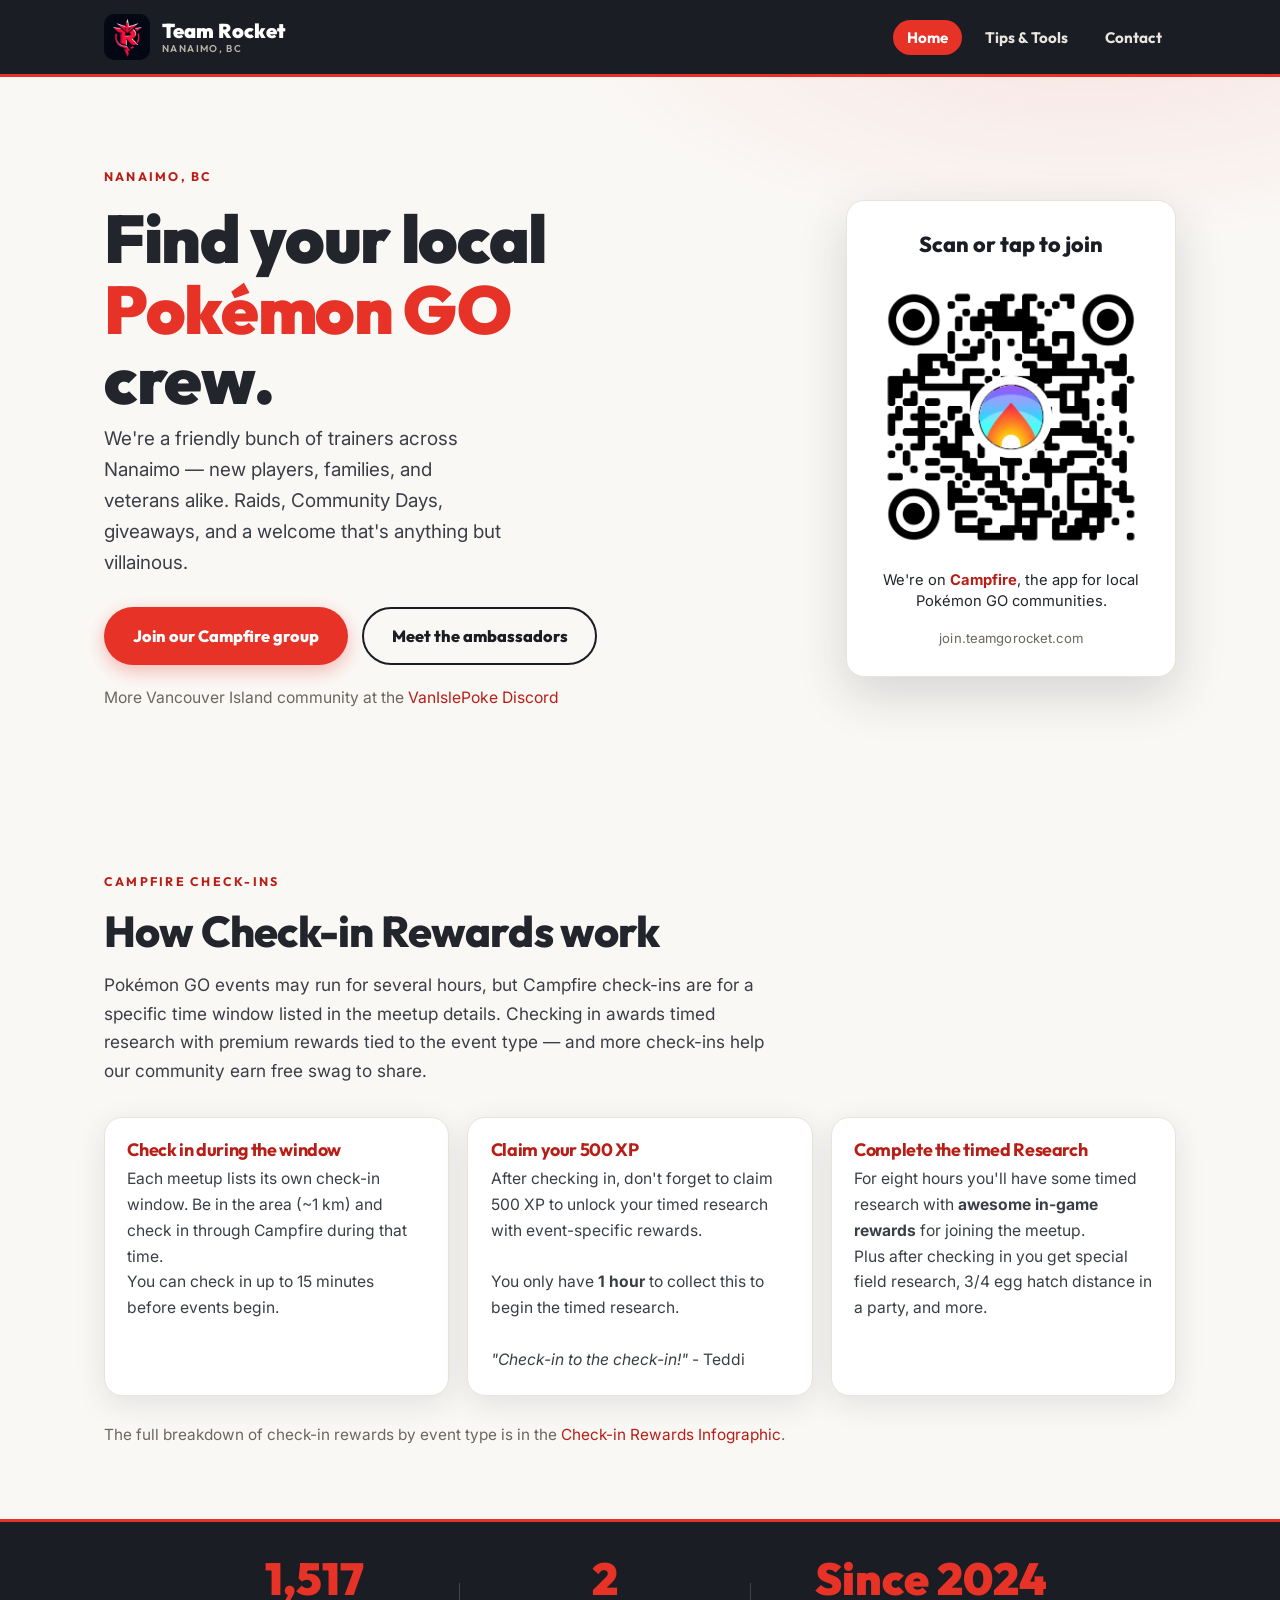
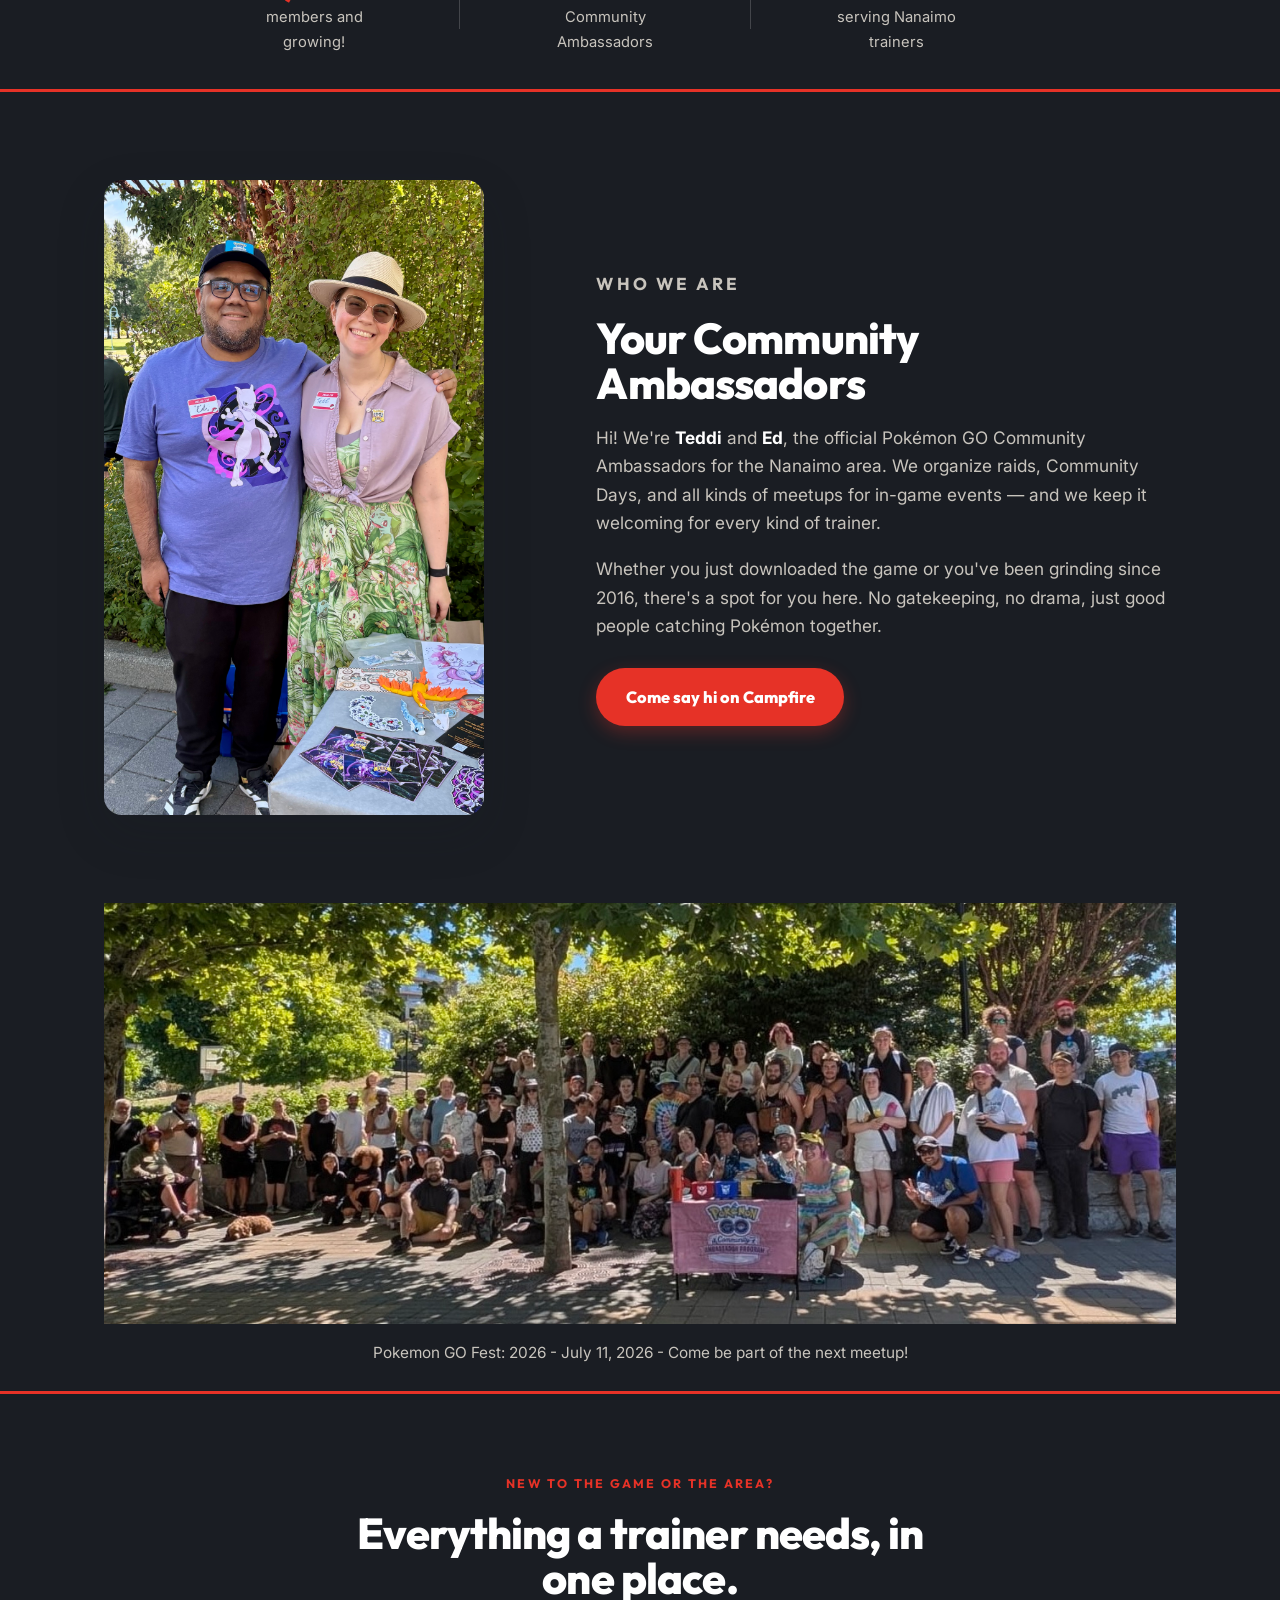
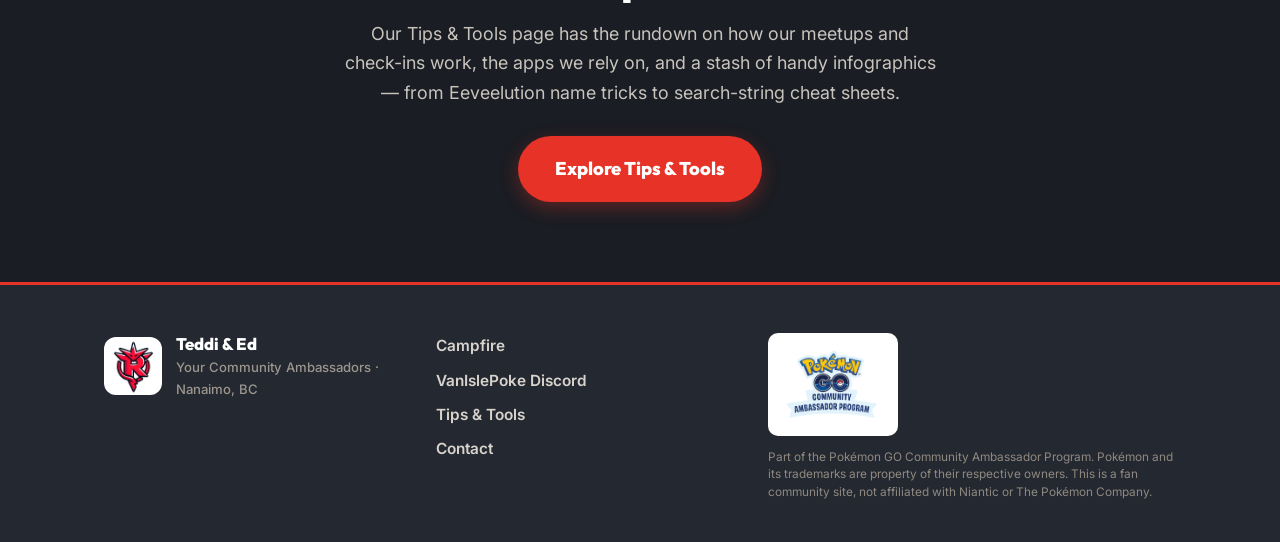
<file: index.html>
<!DOCTYPE html>
<html lang="en">
<head>
<meta charset="UTF-8">
<meta name="viewport" content="width=device-width, initial-scale=1.0">
<title>Team Rocket — Nanaimo Pokémon GO Community</title>
<meta name="description" content="Nanaimo's friendly Pokémon GO community, 1,500+ trainers strong. Scan the code or tap to join our Campfire group.">
<link rel="preconnect" href="https://fonts.googleapis.com">
<link rel="preconnect" href="https://fonts.gstatic.com" crossorigin>
<link href="https://fonts.googleapis.com/css2?family=Outfit:wght@500;700;800;900&family=Inter:wght@400;500;600;700&display=swap" rel="stylesheet">
<link rel="stylesheet" href="style.css">
</head>
<body>

<header class="site-header">
  <div class="wrap header-inner">
    <a class="brand" href="#top">
      <img src="images/logo-dark.jpg" alt="Team Rocket logo" class="brand-mark">
      <span class="brand-name">Team Rocket<span class="brand-sub">Nanaimo, BC</span></span>
    </a>
    <nav class="site-nav" aria-label="Primary">
      <button class="nav-toggle" aria-expanded="false" aria-controls="nav-links" aria-label="Toggle menu">
        <span></span><span></span><span></span>
      </button>
      <ul id="nav-links" class="nav-links">
        <li><a href="index.html" aria-current="page">Home</a></li>
        <li><a href="tips.html">Tips &amp; Tools</a></li>
        <li><a href="contact.html">Contact</a></li>
      </ul>
    </nav>
  </div>
</header>

<main id="top">

  <!-- HERO -->
  <section class="hero" id="join">
    <div class="wrap hero-inner">
      <div class="hero-copy">
        <p class="eyebrow">Nanaimo, BC</p>
        <h1>Find your local<br><span class="accent">Pokémon GO</span> crew.</h1>
        <p class="lede">We're a friendly bunch of trainers across Nanaimo — new players, families, and veterans alike. Raids, Community Days, giveaways, and a welcome that's anything but villainous.</p>
        <div class="hero-actions">
          <a class="btn btn-primary" href="https://join.teamgorocket.com" target="_blank" rel="noopener">Join our Campfire group</a>
          <a class="btn btn-ghost" href="#about">Meet the ambassadors</a>
        </div>
        <p class="hero-note">More Vancouver Island community at the <a href="https://discord.gg/dFQNEzKaRf" target="_blank" rel="noopener">VanIslePoke Discord</a></p>
      </div>

      <div class="hero-qr">
        <div class="qr-card">
          <p class="qr-label">Scan or tap to join</p>
          <a href="https://join.teamgorocket.com" target="_blank" rel="noopener">
            <img src="images/campfire-qr.png" alt="QR code linking to the Team Rocket Campfire group" class="qr-img">
          </a>
          <p class="qr-sub">We're on <strong>Campfire</strong>, the app for local Pokémon GO communities.</p>
          <p class="qr-fallback">join.teamgorocket.com</p>
        </div>
      </div>
    </div>
  </section>

  <!-- CHECK-IN INFO -->
  <section class="page-section section-alt">
    <div class="wrap">
      <p class="eyebrow">Campfire check-ins</p>
      <h2>How Check-in Rewards work</h2>
      <p class="section-lede">Pokémon GO events may run for several hours, but Campfire check-ins are for a specific time window listed in the meetup details. Checking in awards timed research with premium rewards tied to the event type — and more check-ins help our community earn free swag to share.</p>

      <div class="checkin-points">
        <div class="checkin-point">
          <h3>Check in during the window</h3>
          <p>Each meetup lists its own check-in window. Be in the area (~1 km) and check in through Campfire during that time.<br>You can check in up to 15 minutes before events begin.</p>
        </div>
        <div class="checkin-point">
          <h3>Claim your 500 XP </h3>
          <p>After checking in, don't forget to claim 500 XP to unlock your timed research with event-specific rewards.<br><br>You only have <b>1 hour</b> to collect this to begin the timed research. <br><br><i>"Check-in to the check-in!"</i> - Teddi</p>
        </div>
        <div class="checkin-point">
          <h3>Complete the timed Research</h3>
          <p>For eight hours you'll have some timed research with <b>awesome in-game rewards</b> for joining the meetup.<br> Plus after checking in you get special field research, 3/4 egg hatch distance in a party, and more.</p>
        </div>
      </div>

      <p class="section-note">The full breakdown of check-in rewards by event type is in the <a href="https://teamgorocket.com/tips.html#infographics">Check-in Rewards Infographic</a>.</p>
    </div>
  </section>

  <!-- MEMBER COUNT STRIP -->
  <section class="stat-strip">
    <div class="wrap stat-inner">
      <div class="stat">
        <span class="stat-num">1,517</span>
        <span class="stat-label">members and growing!</span>
      </div>
      <div class="stat-divider"></div>
      <div class="stat">
        <span class="stat-num">2</span>
        <span class="stat-label">Community Ambassadors</span>
      </div>
      <div class="stat-divider"></div>
      <div class="stat">
        <span class="stat-num">Since 2024</span>
        <span class="stat-label">serving Nanaimo trainers</span>
      </div>
    </div>
  </section>

  <!-- WHO WE ARE -->
  <section id="about" class="whoweare">
    <div class="wrap who-inner">
      <div class="who-photo">
        <img src="images/ambassadors.jpg" alt="Teddi and Ed, your Pokémon GO Community Ambassadors, at a community event" loading="lazy">
      </div>
      <div class="who-copy">
        <p class="eyebrow eyebrow-dark">Who we are</p>
        <h2>Your Community Ambassadors</h2>
        <p>Hi! We're <strong>Teddi</strong> and <strong>Ed</strong>, the official Pokémon GO Community Ambassadors for the Nanaimo area. We organize raids, Community Days, and all kinds of meetups for in-game events — and we keep it welcoming for every kind of trainer.</p>
        <p>Whether you just downloaded the game or you've been grinding since 2016, there's a spot for you here. No gatekeeping, no drama, just good people catching Pokémon together.</p>
        <a class="btn btn-primary" href="https://join.teamgorocket.com" target="_blank" rel="noopener">Come say hi on Campfire</a>
      </div>
    </div>
  </section>

  <!-- GROUP PHOTO (panoramic) -->
  <section class="group-photo-section">
    <img src="images/group-photo.jpg" alt="The Team Rocket Nanaimo community gathered together at a Pokémon GO event" class="group-photo" loading="lazy">
    <div class="wrap group-caption">
      <p>Pokemon GO Fest: 2026 - July 11, 2026 - Come be part of the next meetup!</p>
    </div>
  </section>

  <!-- GROUP PHOTO leads into Tips callout now -->

  <!-- TIPS & TOOLS CALLOUT -->
  <section class="tips-cta">
    <div class="wrap tips-cta-inner">
      <p class="eyebrow eyebrow-dark">New to the game or the area?</p>
      <h2>Everything a trainer needs, in one place.</h2>
      <p class="tips-cta-lede">Our Tips &amp; Tools page has the rundown on how our meetups and check-ins work, the apps we rely on, and a stash of handy infographics — from Eeveelution name tricks to search-string cheat sheets.</p>
      <a class="btn btn-primary btn-lg" href="tips.html">Explore Tips &amp; Tools</a>
    </div>
  </section>

</main>

<footer class="site-footer">
  <div class="wrap footer-inner">
    <div class="footer-brand">
      <img src="images/logo-light.jpg" alt="Team Rocket logo" class="footer-mark">
      <p>Teddi &amp; Ed<br><span>Your Community Ambassadors · Nanaimo, BC</span></p>
    </div>
    <div class="footer-links">
      <a href="https://join.teamgorocket.com" target="_blank" rel="noopener">Campfire</a>
      <a href="https://discord.gg/dFQNEzKaRf" target="_blank" rel="noopener">VanIslePoke Discord</a>
      <a href="tips.html">Tips &amp; Tools</a>
      <a href="contact.html">Contact</a>
    </div>
    <div class="footer-program">
      <img src="images/ambassador-program.png" alt="Pokémon GO Community Ambassador Program" class="program-mark">
      <p class="program-note">Part of the Pokémon GO Community Ambassador Program. Pokémon and its trademarks are property of their respective owners. This is a fan community site, not affiliated with Niantic or The Pokémon Company.</p>
    </div>
  </div>
</footer>

<script src="script.js"></script>
</body>
</html>
</file>
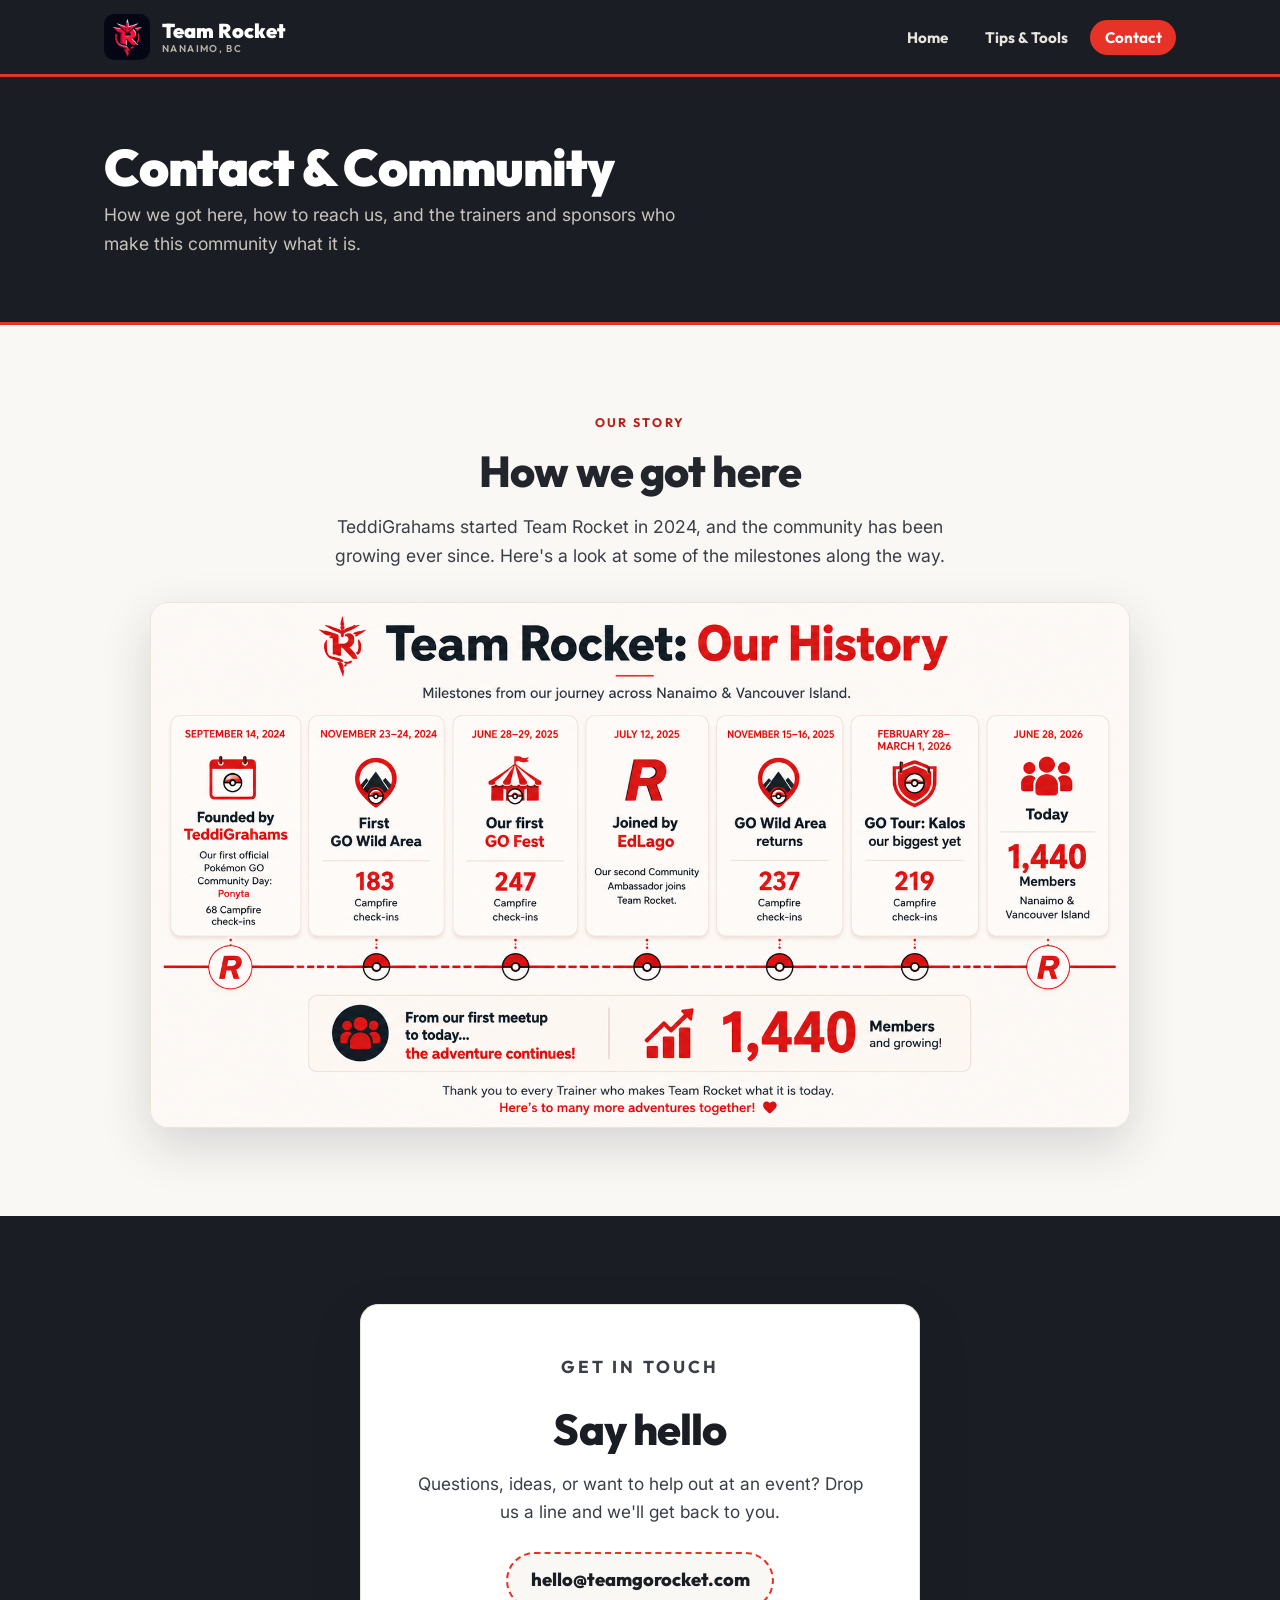
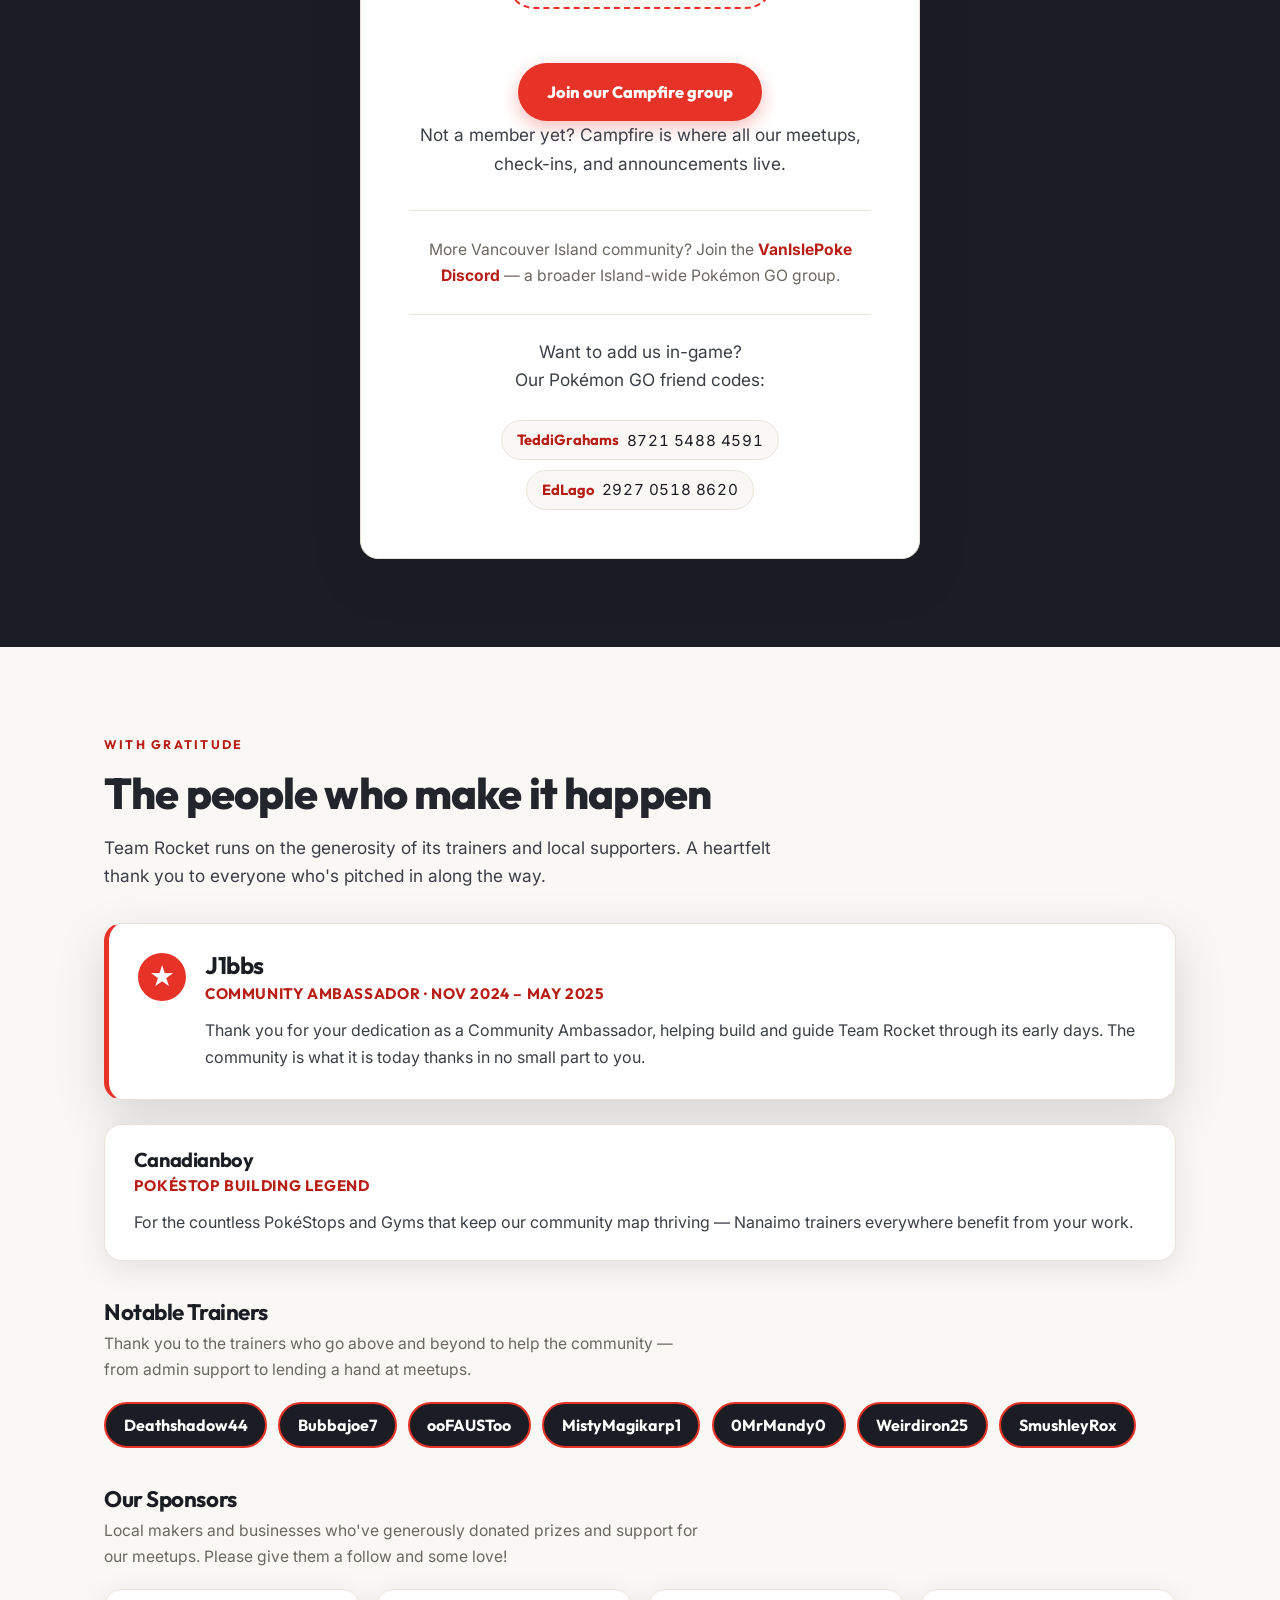
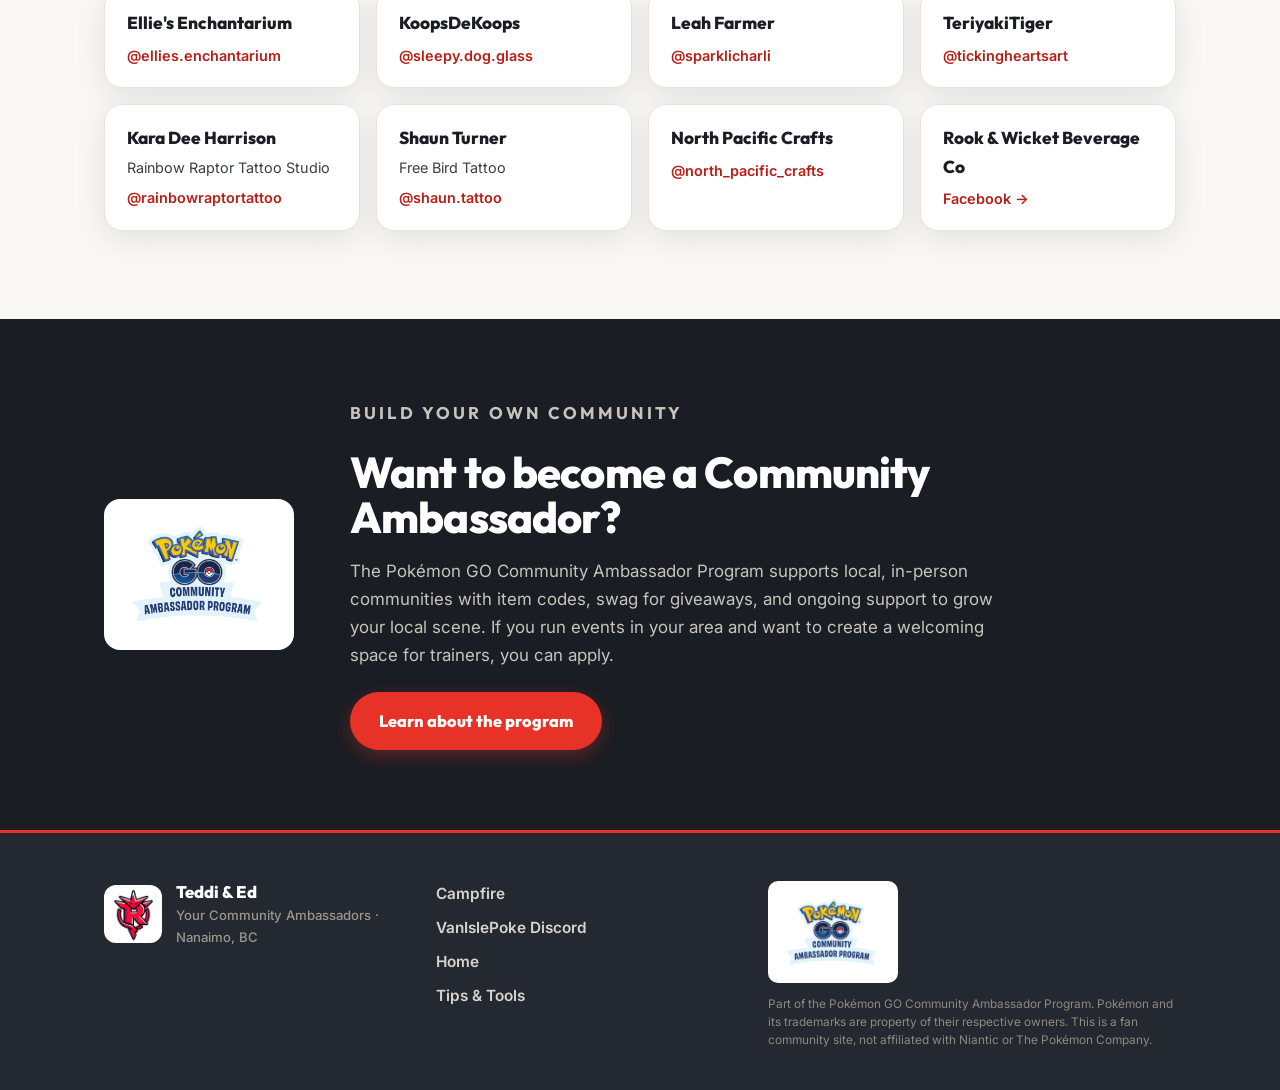
<file: contact.html>
<!DOCTYPE html>
<html lang="en">
<head>
<meta charset="UTF-8">
<meta name="viewport" content="width=device-width, initial-scale=1.0">
<title>Contact &amp; Community — Team Rocket Nanaimo</title>
<meta name="description" content="Get in touch with the Team Rocket Nanaimo Pokémon GO community, see our story, and meet the trainers and sponsors who make it all happen.">
<link rel="preconnect" href="https://fonts.googleapis.com">
<link rel="preconnect" href="https://fonts.gstatic.com" crossorigin>
<link href="https://fonts.googleapis.com/css2?family=Outfit:wght@500;700;800;900&family=Inter:wght@400;500;600;700&display=swap" rel="stylesheet">
<link rel="stylesheet" href="style.css">
</head>
<body>

<header class="site-header">
  <div class="wrap header-inner">
    <a class="brand" href="index.html">
      <img src="images/logo-dark.jpg" alt="Team Rocket logo" class="brand-mark">
      <span class="brand-name">Team Rocket<span class="brand-sub">Nanaimo, BC</span></span>
    </a>
    <nav class="site-nav" aria-label="Primary">
      <button class="nav-toggle" aria-expanded="false" aria-controls="nav-links" aria-label="Toggle menu">
        <span></span><span></span><span></span>
      </button>
      <ul id="nav-links" class="nav-links">
        <li><a href="index.html">Home</a></li>
        <li><a href="tips.html">Tips &amp; Tools</a></li>
        <li><a href="contact.html" aria-current="page">Contact</a></li>
      </ul>
    </nav>
  </div>
</header>

<main>
  <section class="page-hero">
    <div class="wrap">
      <h1>Contact &amp; Community</h1>
      <p>How we got here, how to reach us, and the trainers and sponsors who make this community what it is.</p>
    </div>
  </section>

  <!-- OUR STORY / HISTORY (moved here, at the top) -->
  <section id="story" class="story-section">
    <div class="wrap">
      <p class="eyebrow">Our story</p>
      <h2>How we got here</h2>
      <p class="story-lede">TeddiGrahams started Team Rocket in 2024, and the community has been growing ever since. Here's a look at some of the milestones along the way.</p>
      <a class="history-img-link" href="images/history.png" target="_blank" rel="noopener">
        <img src="images/history.png" alt="Team Rocket history timeline: founded September 2024 with our first Community Day (Ponyta), first GO Fest in June 2025 with 247 check-ins, Ed joining as second ambassador in July 2025, now 1,440 members" class="history-img" loading="lazy">
      </a>
    </div>
  </section>

  <!-- CONTACT -->
  <section id="contact" class="contact-section">
    <div class="wrap contact-wrap">
      <div class="contact-card">
        <p class="eyebrow">Get in touch</p>
        <h2>Say hello</h2>
        <p>Questions, ideas, or want to help out at an event? Drop us a line and we'll get back to you.</p>
        <a class="email-pill" href="mailto:hello@teamgorocket.com">hello@teamgorocket.com</a>

        <div class="contact-join">
          <a class="btn btn-primary" href="https://join.teamgorocket.com" target="_blank" rel="noopener">Join our Campfire group</a>
          <p class="contact-join-note">Not a member yet? Campfire is where all our meetups, check-ins, and announcements live.</p>
        </div>

        <div class="contact-alt">
          More Vancouver Island community? Join the
          <a href="https://discord.gg/dFQNEzKaRf" target="_blank" rel="noopener"><strong>VanIslePoke Discord</strong></a>
          — a broader Island-wide Pokémon GO group.
        </div>

        <div class="friend-codes">
          <p class="friend-codes-label">Want to add us in-game?<br> Our Pokémon GO friend codes:</p>
          <div class="friend-code-list">
            <span class="friend-code"><span class="fc-name">TeddiGrahams</span> <code>8721 5488 4591</code></span>
            <span class="friend-code"><span class="fc-name">EdLago</span> <code>2927 0518 8620</code></span>
          </div>
        </div>
      </div>
    </div>
  </section>

  <!-- THANKS: NOTABLE TRAINERS & SPONSORS -->
  <section id="thanks" class="thanks-section">
    <div class="wrap">
      <p class="eyebrow">With gratitude</p>
      <h2>The people who make it happen</h2>
      <p class="section-lede">Team Rocket runs on the generosity of its trainers and local supporters. A heartfelt thank you to everyone who's pitched in along the way.</p>

      <!-- highlighted: J1bbs -->
      <div class="thanks-highlight">
        <div class="thanks-highlight-badge">★</div>
        <div class="thanks-highlight-body">
          <h3>J1bbs</h3>
          <p class="thanks-role">Community Ambassador · Nov 2024 – May 2025</p>
          <p>Thank you for your dedication as a Community Ambassador, helping build and guide Team Rocket through its early days. The community is what it is today thanks in no small part to you.</p>
        </div>
      </div>

      <!-- Canadianboy callout -->
      <div class="thanks-feature">
        <h3>Canadianboy</h3>
        <p class="thanks-role">PokéStop Building Legend</p>
        <p>For the countless PokéStops and Gyms that keep our community map thriving — Nanaimo trainers everywhere benefit from your work.</p>
      </div>

      <!-- notable trainers -->
      <h3 class="thanks-subhead">Notable Trainers</h3>
      <p class="thanks-sub-note">Thank you to the trainers who go above and beyond to help the community — from admin support to lending a hand at meetups.</p>
      <div class="trainer-chips">
        <span class="trainer-chip">Deathshadow44</span>
        <span class="trainer-chip">Bubbajoe7</span>
        <span class="trainer-chip">ooFAUSToo</span>
        <span class="trainer-chip">MistyMagikarp1</span>
        <span class="trainer-chip">0MrMandy0</span>
        <span class="trainer-chip">Weirdiron25</span>
        <span class="trainer-chip">SmushleyRox</span>
      </div>

      <!-- sponsors -->
      <h3 class="thanks-subhead">Our Sponsors</h3>
      <p class="thanks-sub-note">Local makers and businesses who've generously donated prizes and support for our meetups. Please give them a follow and some love!</p>
      <div class="sponsor-grid">

        <a class="sponsor-card" href="https://www.instagram.com/ellies.enchantarium/" target="_blank" rel="noopener">
          <span class="sponsor-name">Ellie's Enchantarium</span>
          <span class="sponsor-handle">@ellies.enchantarium</span>
        </a>

        <a class="sponsor-card" href="https://www.instagram.com/sleepy.dog.glass/" target="_blank" rel="noopener">
          <span class="sponsor-name">KoopsDeKoops</span>
          <span class="sponsor-handle">@sleepy.dog.glass</span>
        </a>

        <a class="sponsor-card" href="https://www.instagram.com/sparklicharli/" target="_blank" rel="noopener">
          <span class="sponsor-name">Leah Farmer</span>
          <span class="sponsor-handle">@sparklicharli</span>
        </a>

        <a class="sponsor-card" href="https://www.instagram.com/tickingheartsart/" target="_blank" rel="noopener">
          <span class="sponsor-name">TeriyakiTiger</span>
          <span class="sponsor-handle">@tickingheartsart</span>
        </a>

        <a class="sponsor-card" href="https://www.instagram.com/rainbowraptortattoo/" target="_blank" rel="noopener">
          <span class="sponsor-name">Kara Dee Harrison</span>
          <span class="sponsor-sub">Rainbow Raptor Tattoo Studio</span>
          <span class="sponsor-handle">@rainbowraptortattoo</span>
        </a>

        <a class="sponsor-card" href="https://www.instagram.com/shaun.tattoo/" target="_blank" rel="noopener">
          <span class="sponsor-name">Shaun Turner</span>
          <span class="sponsor-sub">Free Bird Tattoo</span>
          <span class="sponsor-handle">@shaun.tattoo</span>
        </a>

        <a class="sponsor-card" href="https://www.instagram.com/north_pacific_crafts/" target="_blank" rel="noopener">
          <span class="sponsor-name">North Pacific Crafts</span>
          <span class="sponsor-handle">@north_pacific_crafts</span>
        </a>

        <a class="sponsor-card" href="https://www.facebook.com/p/Rook-Wicket-Beverage-Co-61586455794329/" target="_blank" rel="noopener">
          <span class="sponsor-name">Rook &amp; Wicket Beverage Co</span>
          <span class="sponsor-handle">Facebook →</span>
        </a>

      </div>
    </div>
  </section>

  <!-- BECOME AN AMBASSADOR (moved here, at the very bottom) -->
  <section class="ambassador-cta">
    <div class="wrap amb-inner">
      <img src="images/ambassador-program.png" alt="Pokémon GO Community Ambassador Program" class="amb-logo" loading="lazy">
      <div class="amb-copy">
        <p class="eyebrow eyebrow-dark">Build your own community</p>
        <h2>Want to become a Community Ambassador?</h2>
        <p>The Pokémon GO Community Ambassador Program supports local, in-person communities with item codes, swag for giveaways, and ongoing support to grow your local scene. If you run events in your area and want to create a welcoming space for trainers, you can apply.</p>
        <a class="btn btn-primary" href="https://pokemongo.com/find-your-community" target="_blank" rel="noopener">Learn about the program</a>
      </div>
    </div>
  </section>
</main>

<footer class="site-footer">
  <div class="wrap footer-inner">
    <div class="footer-brand">
      <img src="images/logo-light.jpg" alt="Team Rocket logo" class="footer-mark">
      <p>Teddi &amp; Ed<br><span>Your Community Ambassadors · Nanaimo, BC</span></p>
    </div>
    <div class="footer-links">
      <a href="https://join.teamgorocket.com" target="_blank" rel="noopener">Campfire</a>
      <a href="https://discord.gg/dFQNEzKaRf" target="_blank" rel="noopener">VanIslePoke Discord</a>
      <a href="index.html">Home</a>
      <a href="tips.html">Tips &amp; Tools</a>
    </div>
    <div class="footer-program">
      <img src="images/ambassador-program.png" alt="Pokémon GO Community Ambassador Program" class="program-mark">
      <p class="program-note">Part of the Pokémon GO Community Ambassador Program. Pokémon and its trademarks are property of their respective owners. This is a fan community site, not affiliated with Niantic or The Pokémon Company.</p>
    </div>
  </div>
</footer>

<script src="script.js"></script>
</body>
</html>
</file>
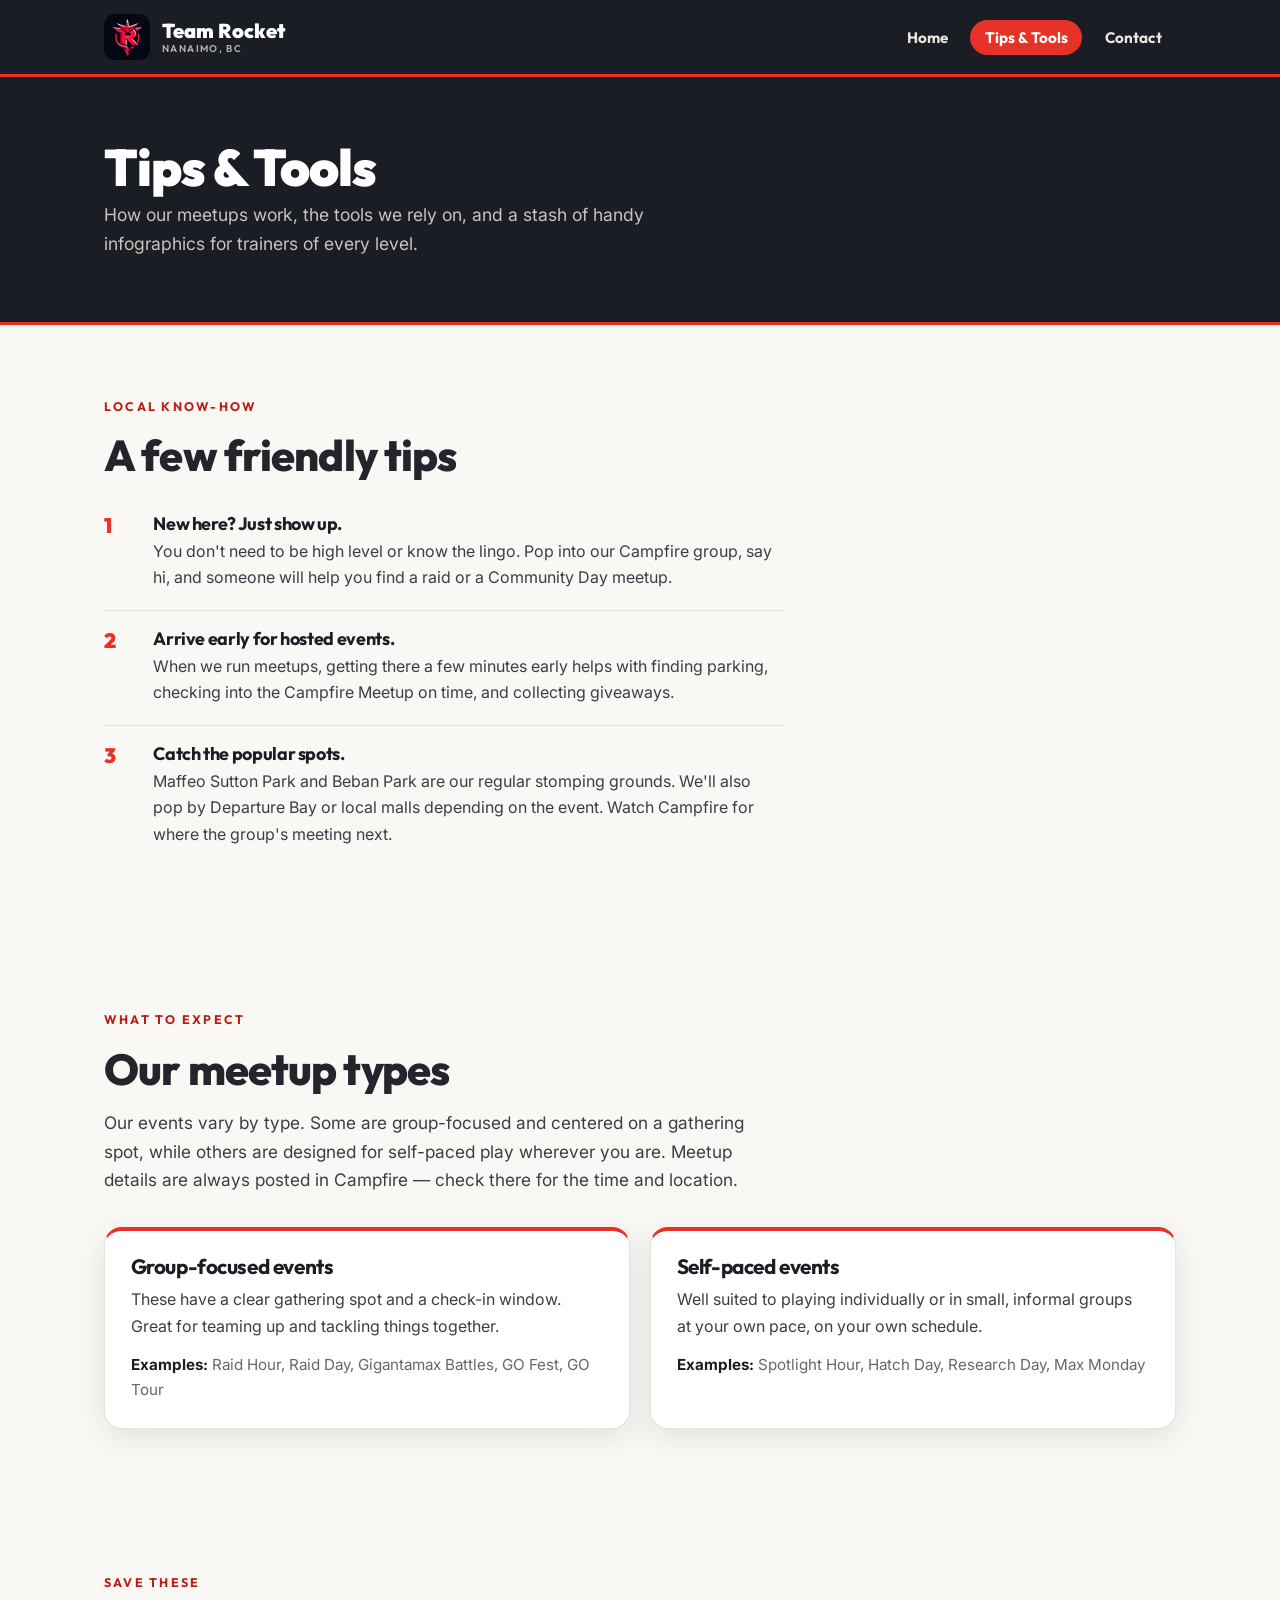
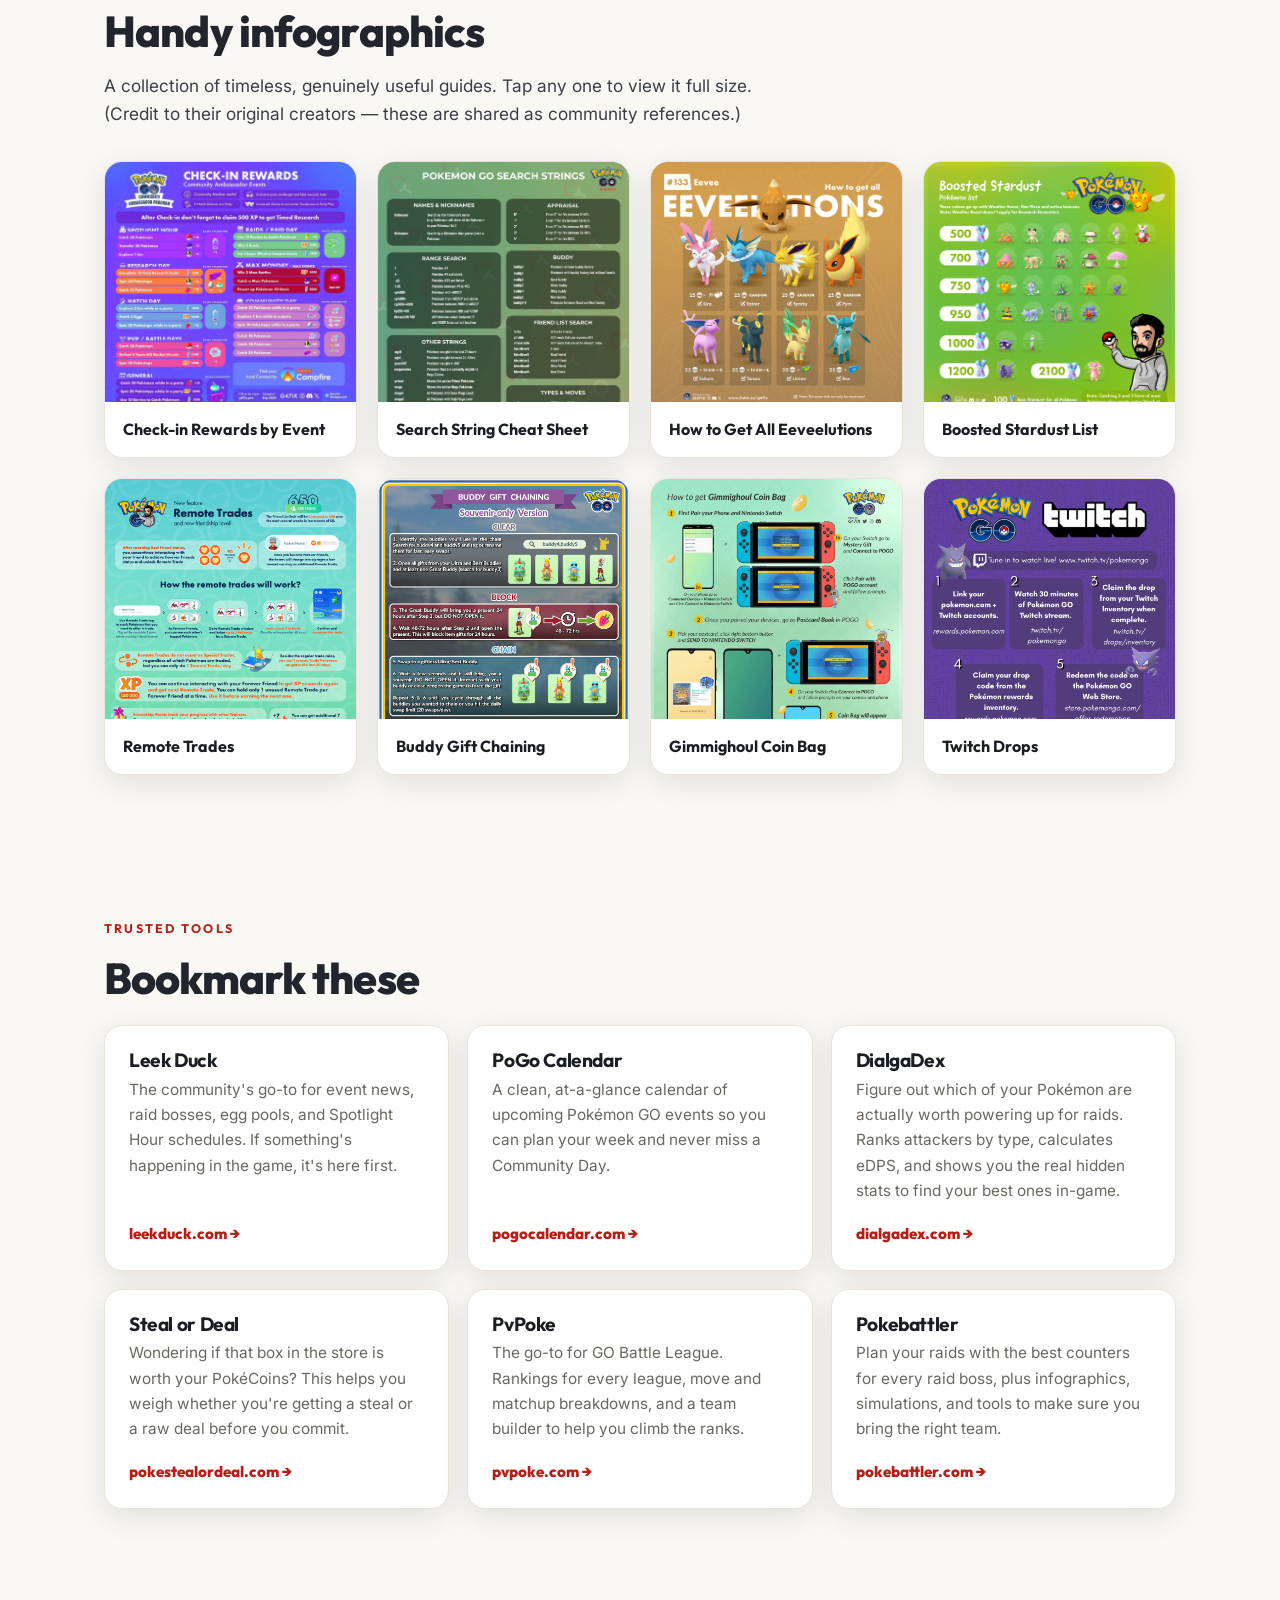
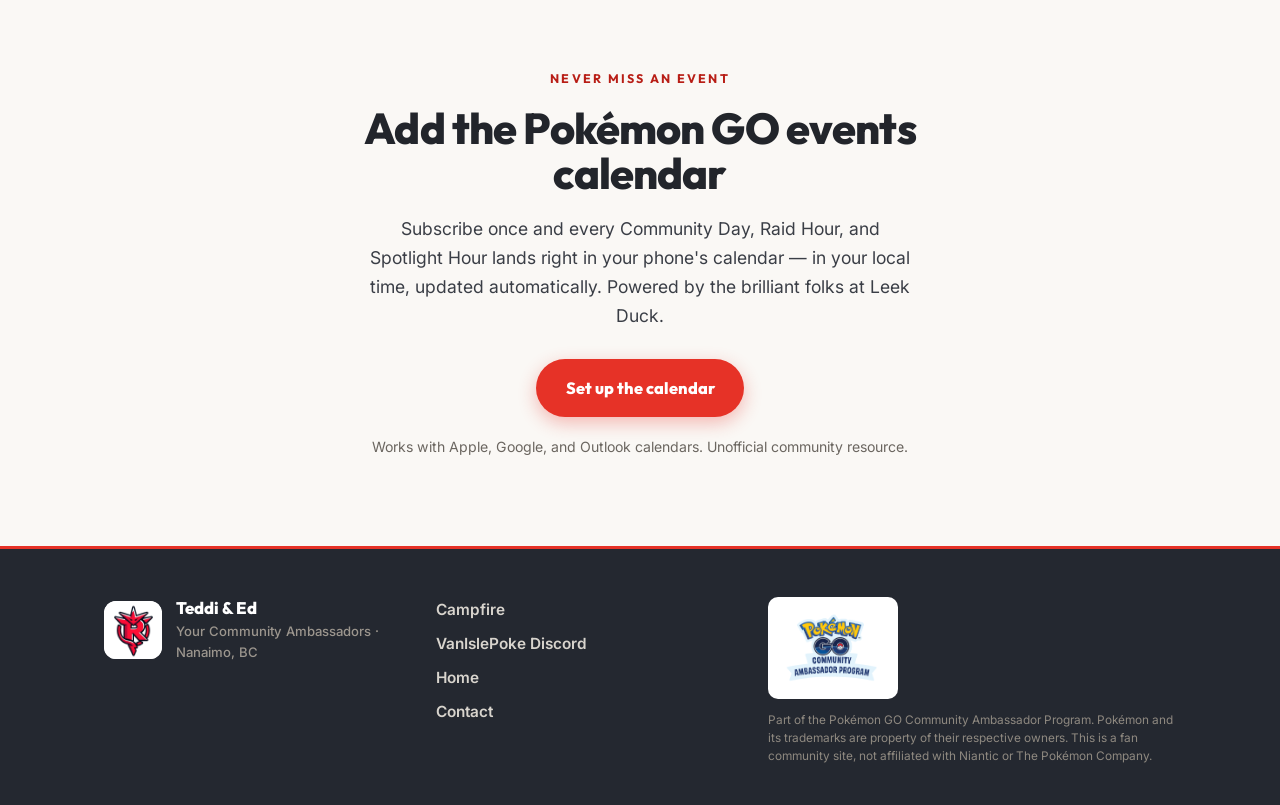
<file: tips.html>
<!DOCTYPE html>
<html lang="en">
<head>
<meta charset="UTF-8">
<meta name="viewport" content="width=device-width, initial-scale=1.0">
<title>Tips &amp; Tools — Team Rocket Nanaimo</title>
<meta name="description" content="Meetup types, trusted Pokémon GO tools, and handy infographics.">
<link rel="preconnect" href="https://fonts.googleapis.com">
<link rel="preconnect" href="https://fonts.gstatic.com" crossorigin>
<link href="https://fonts.googleapis.com/css2?family=Outfit:wght@500;700;800;900&family=Inter:wght@400;500;600;700&display=swap" rel="stylesheet">
<link rel="stylesheet" href="style.css">
</head>
<body>

<header class="site-header">
  <div class="wrap header-inner">
    <a class="brand" href="index.html">
      <img src="images/logo-dark.jpg" alt="Team Rocket logo" class="brand-mark">
      <span class="brand-name">Team Rocket<span class="brand-sub">Nanaimo, BC</span></span>
    </a>
    <nav class="site-nav" aria-label="Primary">
      <button class="nav-toggle" aria-expanded="false" aria-controls="nav-links" aria-label="Toggle menu">
        <span></span><span></span><span></span>
      </button>
      <ul id="nav-links" class="nav-links">
        <li><a href="index.html">Home</a></li>
        <li><a href="tips.html" aria-current="page">Tips &amp; Tools</a></li>
        <li><a href="contact.html">Contact</a></li>
      </ul>
    </nav>
  </div>
</header>

<main>
  <section class="page-hero">
    <div class="wrap">
      <h1>Tips &amp; Tools</h1>
      <p>How our meetups work, the tools we rely on, and a stash of handy infographics for trainers of every level.</p>
    </div>
  </section>

  <!-- FRIENDLY TIPS (top of page) -->
  <section id="tips-intro" class="page-section">
    <div class="wrap">
      <p class="eyebrow">Local know-how</p>
      <h2>A few friendly tips</h2>
      <div class="tips-list">

        <div class="tip">
          <div class="tip-num">1</div>
          <div class="tip-body">
            <h3>New here? Just show up.</h3>
            <p>You don't need to be high level or know the lingo. Pop into our Campfire group, say hi, and someone will help you find a raid or a Community Day meetup.</p>
          </div>
        </div>

        <div class="tip">
          <div class="tip-num">2</div>
          <div class="tip-body">
            <h3>Arrive early for hosted events.</h3>
            <p>When we run meetups, getting there a few minutes early helps with finding parking, checking into the Campfire Meetup on time, and collecting giveaways.</p>
          </div>
        </div>

        <div class="tip">
          <div class="tip-num">3</div>
          <div class="tip-body">
            <h3>Catch the popular spots.</h3>
            <p>Maffeo Sutton Park and Beban Park are our regular stomping grounds. We'll also pop by Departure Bay or local malls depending on the event. Watch Campfire for where the group's meeting next.</p>
          </div>
        </div>

      </div>
    </div>
  </section>

  <!-- MEETUP TYPES -->
  <section id="meetups" class="page-section section-alt">
    <div class="wrap">
      <p class="eyebrow">What to expect</p>
      <h2>Our meetup types</h2>
      <p class="section-lede">Our events vary by type. Some are group-focused and centered on a gathering spot, while others are designed for self-paced play wherever you are. Meetup details are always posted in Campfire — check there for the time and location.</p>

      <div class="meetup-grid">
        <div class="meetup-card">
          <h3>Group-focused events</h3>
          <p>These have a clear gathering spot and a check-in window. Great for teaming up and tackling things together.</p>
          <p class="meetup-examples"><strong>Examples:</strong> Raid Hour, Raid Day, Gigantamax Battles, GO Fest, GO Tour</p>
        </div>
        <div class="meetup-card">
          <h3>Self-paced events</h3>
          <p>Well suited to playing individually or in small, informal groups at your own pace, on your own schedule.</p>
          <p class="meetup-examples"><strong>Examples:</strong> Spotlight Hour, Hatch Day, Research Day, Max Monday</p>
        </div>
      </div>
    </div>
  </section>

  <!-- INFOGRAPHICS GALLERY -->
  <section id="infographics" class="page-section">
    <div class="wrap">
      <p class="eyebrow">Save these</p>
      <h2>Handy infographics</h2>
      <p class="section-lede">A collection of timeless, genuinely useful guides. Tap any one to view it full size. (Credit to their original creators — these are shared as community references.)</p>

      <!-- ===================================================================
           TO ADD A NEW INFOGRAPHIC:
           1. Put the image file in images/infographics/
           2. Copy one "infographic-card" block below and paste it here
           3. Change the src, the href (same file), the alt text, and the title
           Everything else (layout, sizing) is handled automatically.
      ==================================================================== -->
      <div class="info-grid">

        <a class="infographic-card" href="images/infographics/checkin-rewards.jpeg" target="_blank" rel="noopener">
          <img src="images/infographics/checkin-rewards.jpeg" alt="Check-in rewards by event type" loading="lazy">
          <span class="info-title">Check-in Rewards by Event</span>
        </a>

        <a class="infographic-card" href="images/infographics/search-strings.jpg" target="_blank" rel="noopener">
          <img src="images/infographics/search-strings.jpg" alt="Pokémon GO search string cheat sheet" loading="lazy">
          <span class="info-title">Search String Cheat Sheet</span>
        </a>

        <a class="infographic-card" href="images/infographics/eeveelutions.png" target="_blank" rel="noopener">
          <img src="images/infographics/eeveelutions.png" alt="How to get all Eeveelutions" loading="lazy">
          <span class="info-title">How to Get All Eeveelutions</span>
        </a>

        <a class="infographic-card" href="images/infographics/boosted-stardust.png" target="_blank" rel="noopener">
          <img src="images/infographics/boosted-stardust.png" alt="Boosted Stardust Pokémon list" loading="lazy">
          <span class="info-title">Boosted Stardust List</span>
        </a>

        <a class="infographic-card" href="images/infographics/remote-trades.png" target="_blank" rel="noopener">
          <img src="images/infographics/remote-trades.png" alt="Remote Trades and Forever Friends explained" loading="lazy">
          <span class="info-title">Remote Trades</span>
        </a>

        <a class="infographic-card" href="images/infographics/buddy-gift-chaining.png" target="_blank" rel="noopener">
          <img src="images/infographics/buddy-gift-chaining.png" alt="Buddy gift chaining souvenir method" loading="lazy">
          <span class="info-title">Buddy Gift Chaining</span>
        </a>

        <a class="infographic-card" href="images/infographics/coin-bag.png" target="_blank" rel="noopener">
          <img src="images/infographics/coin-bag.png" alt="How to get the Gimmighoul Coin Bag" loading="lazy">
          <span class="info-title">Gimmighoul Coin Bag</span>
        </a>

        <a class="infographic-card" href="images/infographics/twitch.png" target="_blank" rel="noopener">
          <img src="images/infographics/twitch.png" alt="How to claim Pokémon GO Twitch drops" loading="lazy">
          <span class="info-title">Twitch Drops</span>
        </a>

      </div>
    </div>
  </section>

  <!-- TOOLS -->
  <section id="tools" class="page-section section-alt">
    <div class="wrap">
      <p class="eyebrow">Trusted tools</p>
      <h2>Bookmark these</h2>
      <div class="link-grid">

        <a class="link-card" href="https://leekduck.com" target="_blank" rel="noopener">
          <h3>Leek Duck</h3>
          <p>The community's go-to for event news, raid bosses, egg pools, and Spotlight Hour schedules. If something's happening in the game, it's here first.</p>
          <span class="link-go">leekduck.com →</span>
        </a>

        <a class="link-card" href="https://pogocalendar.com" target="_blank" rel="noopener">
          <h3>PoGo Calendar</h3>
          <p>A clean, at-a-glance calendar of upcoming Pokémon GO events so you can plan your week and never miss a Community Day.</p>
          <span class="link-go">pogocalendar.com →</span>
        </a>

        <a class="link-card" href="https://www.dialgadex.com" target="_blank" rel="noopener">
          <h3>DialgaDex</h3>
          <p>Figure out which of your Pokémon are actually worth powering up for raids. Ranks attackers by type, calculates eDPS, and shows you the real hidden stats to find your best ones in-game.</p>
          <span class="link-go">dialgadex.com →</span>
        </a>

        <a class="link-card" href="https://pokestealordeal.com/en" target="_blank" rel="noopener">
          <h3>Steal or Deal</h3>
          <p>Wondering if that box in the store is worth your PokéCoins? This helps you weigh whether you're getting a steal or a raw deal before you commit.</p>
          <span class="link-go">pokestealordeal.com →</span>
        </a>

        <a class="link-card" href="https://pvpoke.com" target="_blank" rel="noopener">
          <h3>PvPoke</h3>
          <p>The go-to for GO Battle League. Rankings for every league, move and matchup breakdowns, and a team builder to help you climb the ranks.</p>
          <span class="link-go">pvpoke.com →</span>
        </a>

        <a class="link-card" href="https://www.pokebattler.com" target="_blank" rel="noopener">
          <h3>Pokebattler</h3>
          <p>Plan your raids with the best counters for every raid boss, plus infographics, simulations, and tools to make sure you bring the right team.</p>
          <span class="link-go">pokebattler.com →</span>
        </a>

      </div>

    </div>
  </section>

  <!-- EVENTS CALENDAR -->
  <section class="calendar">
    <div class="wrap calendar-inner">
      <p class="eyebrow">Never miss an event</p>
      <h2>Add the Pokémon GO events calendar</h2>
      <p class="calendar-lede">Subscribe once and every Community Day, Raid Hour, and Spotlight Hour lands right in your phone's calendar — in your local time, updated automatically. Powered by the brilliant folks at Leek Duck.</p>
      <a class="btn btn-primary" href="https://gocalendar.info/" target="_blank" rel="noopener">Set up the calendar</a>
      <p class="calendar-note">Works with Apple, Google, and Outlook calendars. Unofficial community resource.</p>
    </div>
  </section>
</main>

<footer class="site-footer">
  <div class="wrap footer-inner">
    <div class="footer-brand">
      <img src="images/logo-light.jpg" alt="Team Rocket logo" class="footer-mark">
      <p>Teddi &amp; Ed<br><span>Your Community Ambassadors · Nanaimo, BC</span></p>
    </div>
    <div class="footer-links">
      <a href="https://join.teamgorocket.com" target="_blank" rel="noopener">Campfire</a>
      <a href="https://discord.gg/dFQNEzKaRf" target="_blank" rel="noopener">VanIslePoke Discord</a>
      <a href="index.html">Home</a>
      <a href="contact.html">Contact</a>
    </div>
    <div class="footer-program">
      <img src="images/ambassador-program.png" alt="Pokémon GO Community Ambassador Program" class="program-mark">
      <p class="program-note">Part of the Pokémon GO Community Ambassador Program. Pokémon and its trademarks are property of their respective owners. This is a fan community site, not affiliated with Niantic or The Pokémon Company.</p>
    </div>
  </div>
</footer>

<script src="script.js"></script>
</body>
</html>
</file>
<file: style.css>
/* ============================================================
   Team Rocket — Nanaimo Pokémon GO Community
   Single hand-editable stylesheet.
   Palette:  charcoal #1a1d23 · rocket red #e63227 · deep red #b81e16
             off-white #faf8f5 · warm grey #6b6660 · soft border #e9e3da
   Fonts:    Outfit (display) · Inter (body)
   ============================================================ */

:root{
  --charcoal:#1a1d23;
  --charcoal-soft:#242830;
  --red:#e63227;
  --red-deep:#b81e16;
  --cream:#faf8f5;
  --card:#ffffff;
  --ink:#22252b;
  --grey:#6b6660;
  --border:#e9e3da;
  --shadow:0 8px 30px rgba(26,29,35,.10);
  --shadow-lg:0 18px 50px rgba(26,29,35,.16);
  --radius:18px;
  --maxw:1120px;
}

*{box-sizing:border-box;}
html{scroll-behavior:smooth;scroll-padding-top:84px;}
body{
  margin:0;
  font-family:'Inter',system-ui,-apple-system,sans-serif;
  color:var(--ink);
  background:var(--cream);
  line-height:1.65;
  -webkit-font-smoothing:antialiased;
}
img{max-width:100%;display:block;}
a{color:var(--red-deep);text-decoration:none;}
a:hover{text-decoration:underline;}

.wrap{width:100%;max-width:var(--maxw);margin:0 auto;padding:0 24px;}

h1,h2,h3{font-family:'Outfit',sans-serif;line-height:1.05;margin:0 0 .4em;letter-spacing:-.02em;}
h1{font-size:clamp(2.4rem,6vw,4.2rem);font-weight:900;}
h2{font-size:clamp(1.8rem,3.6vw,2.7rem);font-weight:800;}
.accent{color:var(--red);}

.eyebrow{
  font-family:'Outfit',sans-serif;
  text-transform:uppercase;
  letter-spacing:.18em;
  font-size:.78rem;
  font-weight:700;
  color:var(--red-deep);
  margin:0 0 1rem;
}
.eyebrow-dark{color:var(--red);}

/* ---------- buttons ---------- */
.btn{
  display:inline-block;
  font-family:'Outfit',sans-serif;
  font-weight:800;
  font-size:1.02rem;
  padding:.85rem 1.7rem;
  border-radius:999px;
  border:2px solid transparent;
  cursor:pointer;
  transition:transform .12s ease, box-shadow .12s ease, background .15s ease;
}
.btn:hover{text-decoration:none;transform:translateY(-2px);}
.btn-primary{
  background:var(--red);
  color:#fff;
  box-shadow:0 6px 18px rgba(230,50,39,.32);
}
.btn-primary:hover{background:var(--red-deep);box-shadow:0 10px 24px rgba(184,30,22,.40);}
.btn-ghost{
  background:transparent;
  color:var(--charcoal);
  border-color:var(--charcoal);
}
.btn-ghost:hover{background:var(--charcoal);color:#fff;}

/* ---------- header ---------- */
.site-header{
  background:var(--charcoal);
  position:sticky;top:0;z-index:50;
  border-bottom:3px solid var(--red);
}
.header-inner{display:flex;align-items:center;justify-content:space-between;height:74px;}
.brand{display:flex;align-items:center;gap:12px;color:#fff;}
.brand:hover{text-decoration:none;}
.brand-mark{width:46px;height:46px;border-radius:10px;object-fit:cover;}
.brand-name{font-family:'Outfit',sans-serif;font-weight:900;font-size:1.25rem;line-height:1;display:flex;flex-direction:column;gap:3px;}
.brand-sub{font-size:.62rem;font-weight:600;letter-spacing:.14em;text-transform:uppercase;color:#b9b3ab;}

.site-nav{display:flex;align-items:center;}
.nav-links{list-style:none;display:flex;gap:8px;margin:0;padding:0;}
.nav-links a{
  font-family:'Outfit',sans-serif;font-weight:700;font-size:.95rem;
  color:#e8e4de;padding:.5rem .9rem;border-radius:999px;
}
.nav-links a:hover{text-decoration:none;background:var(--charcoal-soft);color:#fff;}
.nav-links a[aria-current="page"]{color:#fff;background:var(--red);}

.nav-toggle{display:none;flex-direction:column;gap:5px;background:none;border:0;cursor:pointer;padding:8px;}
.nav-toggle span{width:24px;height:2px;background:#fff;border-radius:2px;transition:.2s;}

/* ---------- hero ---------- */
.hero{
  background:
    radial-gradient(900px 400px at 85% -10%, rgba(230,50,39,.10), transparent 60%),
    var(--cream);
  padding:clamp(3rem,7vw,6rem) 0;
}
.hero-inner{display:grid;grid-template-columns:1.15fr .85fr;gap:clamp(2rem,5vw,4.5rem);align-items:center;}
.hero-copy h1{margin-bottom:.5rem;}
.lede{font-size:1.18rem;color:#3a3e46;max-width:34ch;margin:0 0 1.8rem;}
.hero-actions{display:flex;flex-wrap:wrap;gap:14px;margin-bottom:1.2rem;}
.hero-note{font-size:.98rem;color:var(--grey);margin:0;}

.qr-card{
  background:var(--card);
  border:1px solid var(--border);
  border-radius:var(--radius);
  box-shadow:var(--shadow-lg);
  padding:1.6rem;
  text-align:center;
  max-width:330px;
  margin-left:auto;
  position:relative;
}
.qr-card::before{
  content:"";position:absolute;inset:0;border-radius:var(--radius);
  padding:0;pointer-events:none;
  box-shadow:inset 0 0 0 3px rgba(230,50,39,.0);
}
.qr-label{font-family:'Outfit',sans-serif;font-weight:800;font-size:1.05rem;margin:0 0 1rem;color:var(--charcoal);}
.qr-img{width:100%;border-radius:12px;}
.qr-fallback{font-size:.82rem;color:var(--grey);margin:1rem 0 0;letter-spacing:.01em;}

/* ---------- who we are ---------- */
.whoweare{background:var(--charcoal);color:#ece9e4;padding:clamp(3rem,7vw,5.5rem) 0;}
.who-inner{display:grid;grid-template-columns:.85fr 1.15fr;gap:clamp(2rem,5vw,4rem);align-items:center;}
.who-photo img{border-radius:var(--radius);box-shadow:var(--shadow-lg);width:100%;max-width:380px;}
.who-copy h2{color:#fff;}
.who-copy p{color:#c8c4bd;font-size:1.08rem;margin:0 0 1.1rem;max-width:52ch;}
.who-copy strong{color:#fff;}
.who-copy .btn{margin-top:.6rem;}

/* ---------- calendar ---------- */
.calendar{padding:clamp(3rem,7vw,5.5rem) 0;text-align:center;}
.calendar-inner{max-width:640px;margin:0 auto;}
.calendar-lede{font-size:1.1rem;color:#3a3e46;margin:0 auto 1.8rem;max-width:50ch;}
.calendar-note{font-size:.88rem;color:var(--grey);margin:1.1rem 0 0;}

/* ---------- footer ---------- */
.site-footer{background:var(--charcoal-soft);color:#c8c4bd;padding:3rem 0 2.5rem;border-top:3px solid var(--red);}
.footer-inner{display:grid;grid-template-columns:1fr 1fr 1.4fr;gap:2.5rem;align-items:start;}
.footer-brand{display:flex;align-items:center;gap:14px;}
.footer-mark{width:58px;height:58px;border-radius:12px;object-fit:cover;background:#fff;}
.footer-brand p{margin:0;font-family:'Outfit',sans-serif;font-weight:800;color:#fff;font-size:1.05rem;line-height:1.3;}
.footer-brand span{font-family:'Inter',sans-serif;font-weight:500;font-size:.82rem;color:#9c968e;}
.footer-links{display:flex;flex-direction:column;gap:.55rem;}
.footer-links a{color:#d8d4cd;font-weight:600;font-size:.96rem;}
.footer-links a:hover{color:#fff;}
.footer-program{display:flex;flex-direction:column;gap:.8rem;}
.program-mark{width:130px;background:#fff;border-radius:10px;padding:8px;}
.program-note{font-size:.74rem;color:#8f8980;line-height:1.5;margin:0;}

/* ---------- tips & links section ---------- */
.tips-section{padding:clamp(3rem,7vw,5.5rem) 0;background:var(--cream);}
.tips-block{margin-top:clamp(2.5rem,5vw,4rem);}

/* link cards */
.link-grid{display:grid;grid-template-columns:repeat(auto-fit,minmax(260px,1fr));gap:18px;margin-top:1.5rem;}
.link-card{
  background:var(--card);border:1px solid var(--border);border-radius:var(--radius);
  padding:1.5rem;box-shadow:var(--shadow);transition:transform .14s ease,box-shadow .14s ease;
  display:flex;flex-direction:column;
}
.link-card:hover{transform:translateY(-4px);box-shadow:var(--shadow-lg);text-decoration:none;}
.link-card h3{font-size:1.2rem;color:var(--charcoal);margin-bottom:.4rem;}
.link-card p{color:var(--grey);font-size:.96rem;margin:0 0 1.1rem;flex:1;}
.link-card .link-go{font-family:'Outfit',sans-serif;font-weight:800;color:var(--red-deep);font-size:.95rem;}
.link-card:hover .link-go{color:var(--red);}

.tips-list{max-width:680px;}
.tip{display:flex;gap:1rem;padding:1.2rem 0;border-bottom:1px solid var(--border);}
.tip:last-child{border-bottom:0;}
.tip-num{font-family:'Outfit',sans-serif;font-weight:900;font-size:1.3rem;color:var(--red);line-height:1;flex-shrink:0;width:1.6em;}
.tip-body h3{font-size:1.12rem;margin-bottom:.25rem;color:var(--charcoal);}
.tip-body p{margin:0;color:#3a3e46;}

/* contact */
.contact-section{padding:clamp(3rem,7vw,5.5rem) 0;background:var(--charcoal);}
.contact-wrap{display:flex;justify-content:center;}
.contact-card{
  background:var(--card);border:1px solid var(--border);border-radius:var(--radius);
  box-shadow:var(--shadow-lg);padding:clamp(1.8rem,4vw,3rem);max-width:560px;text-align:center;width:100%;
}
.contact-card h2{color:var(--charcoal);}
.contact-card p{color:#3a3e46;font-size:1.08rem;margin:0 0 1.6rem;}
.email-pill{
  display:inline-block;font-family:'Outfit',sans-serif;font-weight:800;font-size:1.15rem;
  color:var(--charcoal);background:var(--cream);border:2px dashed var(--red);
  border-radius:999px;padding:.7rem 1.4rem;margin-bottom:1.6rem;
}
.contact-alt{margin-top:2rem;padding-top:1.6rem;border-top:1px solid var(--border);font-size:.98rem;color:var(--grey);}
.contact-alt a{font-weight:700;}

/* ---------- responsive ---------- */
@media (max-width:820px){
  .nav-toggle{display:flex;}
  .nav-links{
    position:absolute;top:74px;left:0;right:0;
    flex-direction:column;gap:0;background:var(--charcoal);
    border-bottom:3px solid var(--red);
    max-height:0;overflow:hidden;transition:max-height .25s ease;
  }
  .nav-links.open{max-height:320px;}
  .nav-links li{width:100%;}
  .nav-links a{display:block;border-radius:0;padding:.95rem 24px;border-top:1px solid rgba(255,255,255,.06);}
  .nav-links a[aria-current="page"]{background:var(--charcoal-soft);color:var(--red);}

  .hero-inner{grid-template-columns:1fr;}
  .hero-qr{order:-1;}
  .qr-card{margin:0 auto;}
  .lede{max-width:none;}

  .who-inner{grid-template-columns:1fr;}
  .who-photo img{margin:0 auto;}

  .footer-inner{grid-template-columns:1fr;gap:2rem;}
}

/* ============================================================
   v2 additions: QR sub-text, stat strip, group photo, story,
   ambassador CTA, meetups, check-ins, infographics
   ============================================================ */

/* bigger QR label + campfire sub-note */
.qr-label{font-size:1.35rem;}
.qr-sub{font-size:.92rem;color:var(--ink);margin:.9rem 0 .3rem;line-height:1.45;}
.qr-sub strong{color:var(--red-deep);}

/* member-count stat strip */
.stat-strip{background:var(--charcoal);color:#fff;padding:2.2rem 0;border-top:3px solid var(--red);border-bottom:3px solid var(--red);}
.stat-inner{display:flex;align-items:center;justify-content:center;gap:clamp(1.5rem,5vw,4rem);flex-wrap:wrap;text-align:center;}
.stat{display:flex;flex-direction:column;gap:.2rem;}
.stat-num{font-family:'Outfit',sans-serif;font-weight:900;font-size:clamp(1.8rem,4vw,2.8rem);color:var(--red);line-height:1;}
.stat-label{font-size:.92rem;color:#c8c4bd;max-width:18ch;}
.stat-divider{width:1px;height:46px;background:rgba(255,255,255,.18);}

/* panoramic group photo */
.group-photo-section{background:var(--charcoal);padding-bottom:1.6rem;}
.group-photo{width:100%;max-width:var(--maxw);height:auto;display:block;margin:0 auto;border-radius:var(--radius);padding:0 24px;}
.group-caption{padding-top:1rem;text-align:center;}
.group-caption p{color:#c8c4bd;font-size:.96rem;margin:0;}

/* our story / history */
.story-section{padding:clamp(3rem,7vw,5.5rem) 0;text-align:center;}
.story-lede{font-size:1.1rem;color:#3a3e46;max-width:60ch;margin:0 auto 2rem;}
.history-img-link{display:block;max-width:980px;margin:0 auto;border-radius:var(--radius);overflow:hidden;box-shadow:var(--shadow-lg);border:1px solid var(--border);}
.history-img-link:hover{text-decoration:none;}
.history-img{width:100%;height:auto;display:block;}
.story-note{font-size:.86rem;color:var(--grey);margin:1rem 0 0;}

/* become an ambassador */
.ambassador-cta{background:var(--charcoal);color:#ece9e4;padding:clamp(3rem,7vw,5rem) 0;}
.amb-inner{display:grid;grid-template-columns:auto 1fr;gap:clamp(1.5rem,5vw,3.5rem);align-items:center;}
.amb-logo{width:clamp(120px,18vw,190px);background:#fff;border-radius:16px;padding:14px;}
.amb-copy h2{color:#fff;}
.amb-copy p{color:#c8c4bd;font-size:1.06rem;max-width:60ch;margin:0 0 1.4rem;}

/* page hero (inner pages) */
.page-hero{background:var(--charcoal);color:#fff;padding:clamp(2.6rem,6vw,4rem) 0;border-bottom:3px solid var(--red);}
.page-hero h1{font-size:clamp(2rem,5vw,3.2rem);margin-bottom:.3rem;}
.page-hero p{color:#c8c4bd;font-size:1.1rem;max-width:56ch;margin:0;}
.page-section{padding:clamp(2.8rem,6vw,4.5rem) 0;}
.section-alt{background:var(--cream);}
.section-lede{font-size:1.08rem;color:#3a3e46;max-width:62ch;margin:0 0 2rem;}
.section-note{font-size:.96rem;color:var(--grey);margin:1.6rem 0 0;}

/* meetup cards */
.meetup-grid{display:grid;grid-template-columns:1fr 1fr;gap:20px;}
.meetup-card{background:var(--card);border:1px solid var(--border);border-radius:var(--radius);padding:1.6rem;box-shadow:var(--shadow);border-top:4px solid var(--red);}
.meetup-card h3{font-size:1.3rem;color:var(--charcoal);margin-bottom:.5rem;}
.meetup-card p{color:#3a3e46;margin:0 0 .8rem;}
.meetup-examples{font-size:.95rem;color:var(--grey)!important;margin:0!important;}
.meetup-examples strong{color:var(--charcoal);}

/* check-in points */
.checkin-points{display:grid;grid-template-columns:repeat(auto-fit,minmax(240px,1fr));gap:18px;margin-top:1.5rem;}
.checkin-point{background:var(--card);border:1px solid var(--border);border-radius:var(--radius);padding:1.4rem;box-shadow:var(--shadow);}
.checkin-point h3{font-size:1.12rem;color:var(--red-deep);margin-bottom:.4rem;}
.checkin-point p{color:#3a3e46;font-size:.98rem;margin:0;}

/* infographics gallery */
.info-grid{display:grid;grid-template-columns:repeat(auto-fill,minmax(220px,1fr));gap:20px;margin-top:1.5rem;}
.infographic-card{display:flex;flex-direction:column;background:var(--card);border:1px solid var(--border);border-radius:var(--radius);overflow:hidden;box-shadow:var(--shadow);transition:transform .14s ease,box-shadow .14s ease;}
.infographic-card:hover{transform:translateY(-4px);box-shadow:var(--shadow-lg);text-decoration:none;}
.infographic-card img{width:100%;height:240px;object-fit:cover;object-position:top;background:#f0ece6;}
.info-title{font-family:'Outfit',sans-serif;font-weight:700;font-size:1rem;color:var(--charcoal);padding:.9rem 1.1rem;}

/* responsive */
@media (max-width:760px){
  .amb-inner{grid-template-columns:1fr;text-align:center;}
  .amb-logo{margin:0 auto;}
  .amb-copy p{margin-left:auto;margin-right:auto;}
  .meetup-grid{grid-template-columns:1fr;}
  .stat-divider{display:none;}
}

/* friend codes — low-key, in the contact card */
.friend-codes{margin-top:1.6rem;padding-top:1.4rem;border-top:1px solid var(--border);}
.friend-codes-label{font-size:.9rem;color:var(--grey);margin:0 0 .7rem;}
.friend-code-list{display:flex;flex-wrap:wrap;gap:.6rem;justify-content:center;}
.friend-code{display:inline-flex;align-items:center;gap:.5rem;background:var(--cream);border:1px solid var(--border);border-radius:999px;padding:.4rem .9rem;font-size:.92rem;}
.fc-name{font-family:'Outfit',sans-serif;font-weight:700;color:var(--red-deep);}
.friend-code code{font-family:'Inter',monospace;font-variant-numeric:tabular-nums;letter-spacing:.04em;color:var(--charcoal);font-size:.95rem;}

/* tips & tools call-to-action (home page) */
.tips-cta{background:var(--charcoal);color:#fff;padding:clamp(3rem,7vw,5rem) 0;text-align:center;border-top:3px solid var(--red);}
.tips-cta-inner{max-width:680px;margin:0 auto;}
.tips-cta h2{color:#fff;}
.tips-cta-lede{font-size:1.12rem;color:#c8c4bd;margin:0 auto 1.8rem;max-width:54ch;}
.btn-lg{font-size:1.15rem;padding:1rem 2.2rem;}

/* ============================================================
   contact page: join CTA, thanks, trainers, sponsors
   ============================================================ */

/* join button inside contact card */
.contact-join{margin:1.8rem 0 .4rem;}
.contact-join-note{font-size:.92rem;color:var(--grey);margin:.9rem 0 0;}

/* contact-alt tweak so the discord line stands out a touch more */
.contact-alt a strong{color:var(--red-deep);}

/* thanks section */
.thanks-section{padding:clamp(3rem,7vw,5.5rem) 0;background:var(--cream);}

.thanks-highlight{
  display:flex;gap:1.2rem;align-items:flex-start;
  background:var(--card);border:1px solid var(--border);border-left:5px solid var(--red);
  border-radius:var(--radius);padding:1.8rem;box-shadow:var(--shadow-lg);
  margin:1.5rem 0;
}
.thanks-highlight-badge{
  font-size:1.6rem;color:#fff;background:var(--red);
  width:48px;height:48px;border-radius:50%;flex-shrink:0;
  display:flex;align-items:center;justify-content:center;
}
.thanks-highlight-body h3{font-size:1.5rem;color:var(--charcoal);margin-bottom:.2rem;}
.thanks-role{font-family:'Outfit',sans-serif;font-weight:700;color:var(--red-deep);font-size:.95rem;margin:0 0 .7rem;text-transform:uppercase;letter-spacing:.04em;}
.thanks-highlight-body p:last-child{margin:0;color:#3a3e46;}

.thanks-feature{
  background:var(--card);border:1px solid var(--border);border-radius:var(--radius);
  padding:1.5rem 1.8rem;box-shadow:var(--shadow);margin:1.2rem 0 2.5rem;
}
.thanks-feature h3{font-size:1.25rem;color:var(--charcoal);margin-bottom:.2rem;}
.thanks-feature p:last-child{margin:0;color:#3a3e46;}

.thanks-subhead{font-size:1.4rem;color:var(--charcoal);margin:2.5rem 0 .4rem;}
.thanks-sub-note{font-size:.98rem;color:var(--grey);margin:0 0 1.2rem;max-width:60ch;}

/* trainer chips */
.trainer-chips{display:flex;flex-wrap:wrap;gap:.7rem;}
.trainer-chip{
  font-family:'Outfit',sans-serif;font-weight:700;font-size:1rem;
  background:var(--charcoal);color:#fff;border-radius:999px;
  padding:.5rem 1.1rem;border:2px solid var(--red);
}

/* sponsor grid */
.sponsor-grid{display:grid;grid-template-columns:repeat(auto-fill,minmax(220px,1fr));gap:16px;}
.sponsor-card{
  display:flex;flex-direction:column;gap:.2rem;
  background:var(--card);border:1px solid var(--border);border-radius:var(--radius);
  padding:1.2rem 1.4rem;box-shadow:var(--shadow);
  transition:transform .14s ease,box-shadow .14s ease;
}
.sponsor-card:hover{transform:translateY(-3px);box-shadow:var(--shadow-lg);text-decoration:none;}
.sponsor-name{font-family:'Outfit',sans-serif;font-weight:800;font-size:1.08rem;color:var(--charcoal);}
.sponsor-sub{font-size:.9rem;color:#3a3e46;}
.sponsor-handle{font-size:.9rem;color:var(--red-deep);font-weight:600;margin-top:.2rem;}
.sponsor-card:hover .sponsor-handle{color:var(--red);}
</file>
